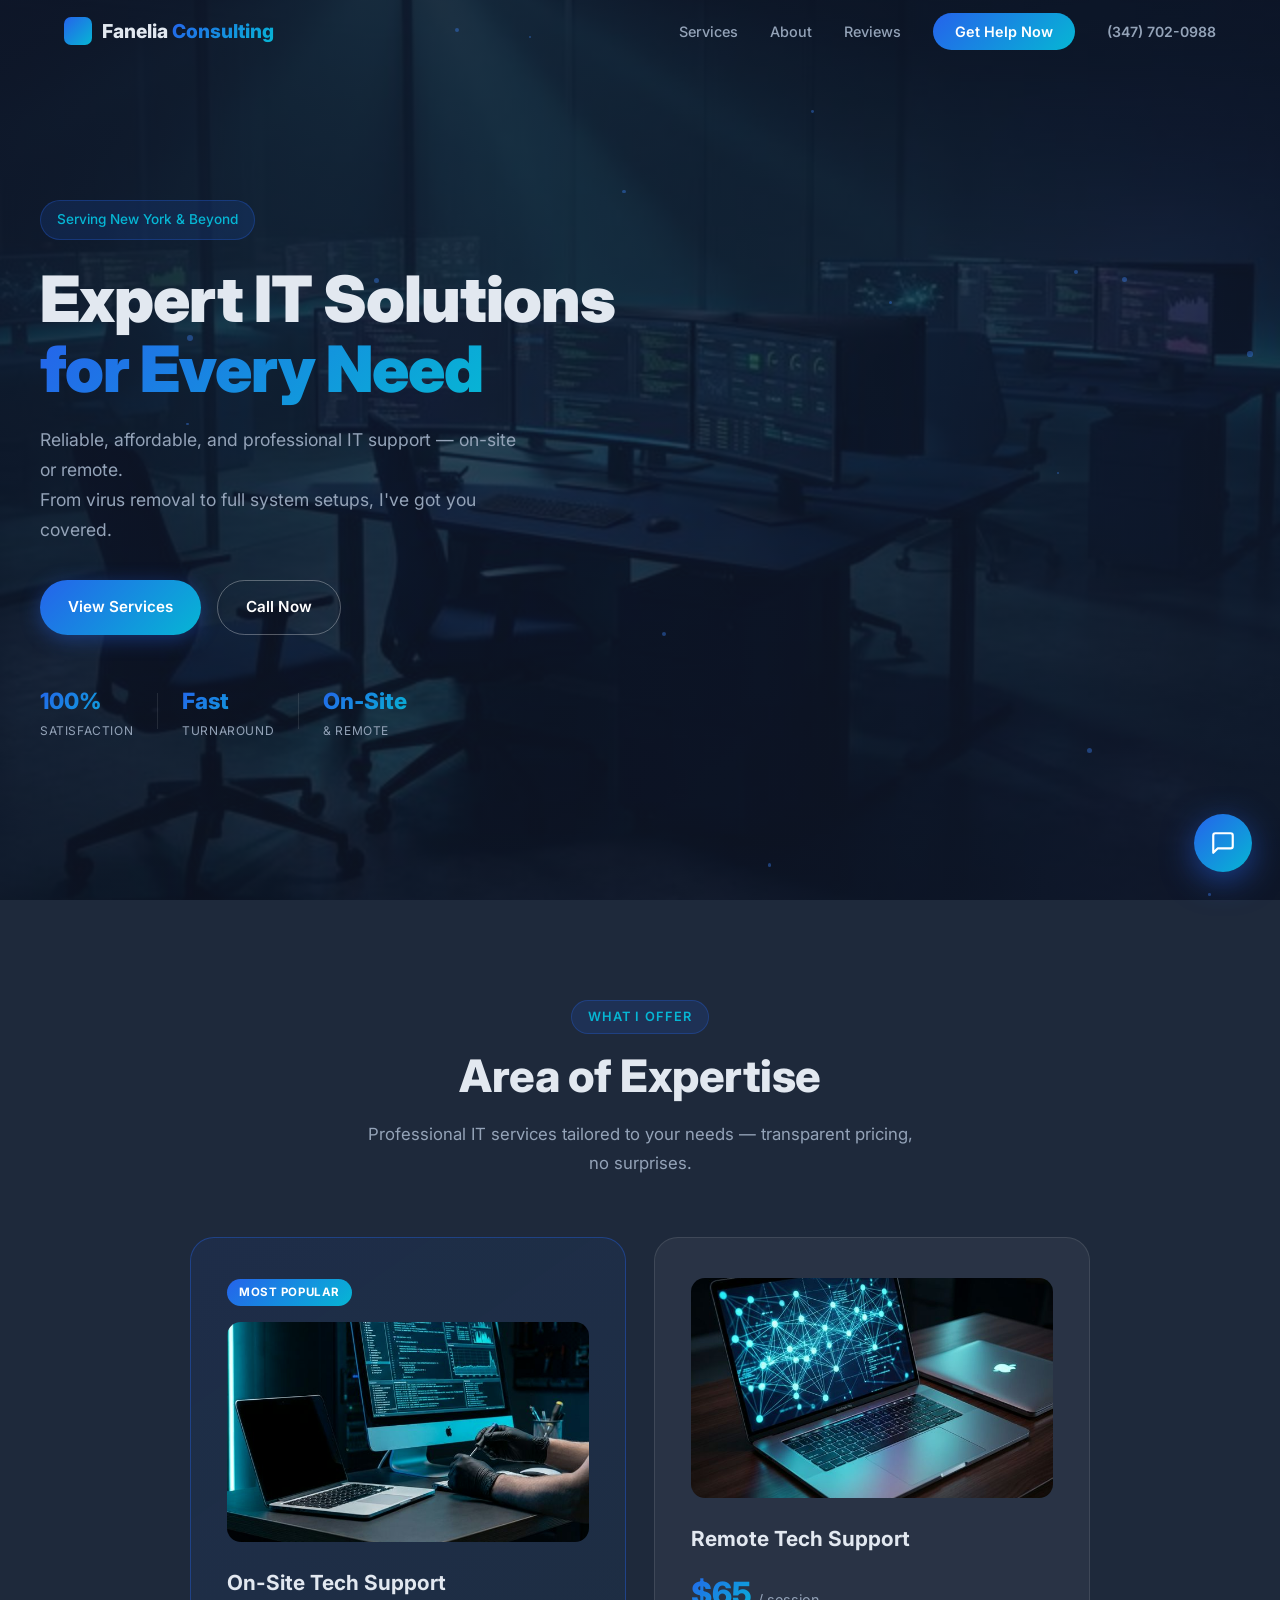
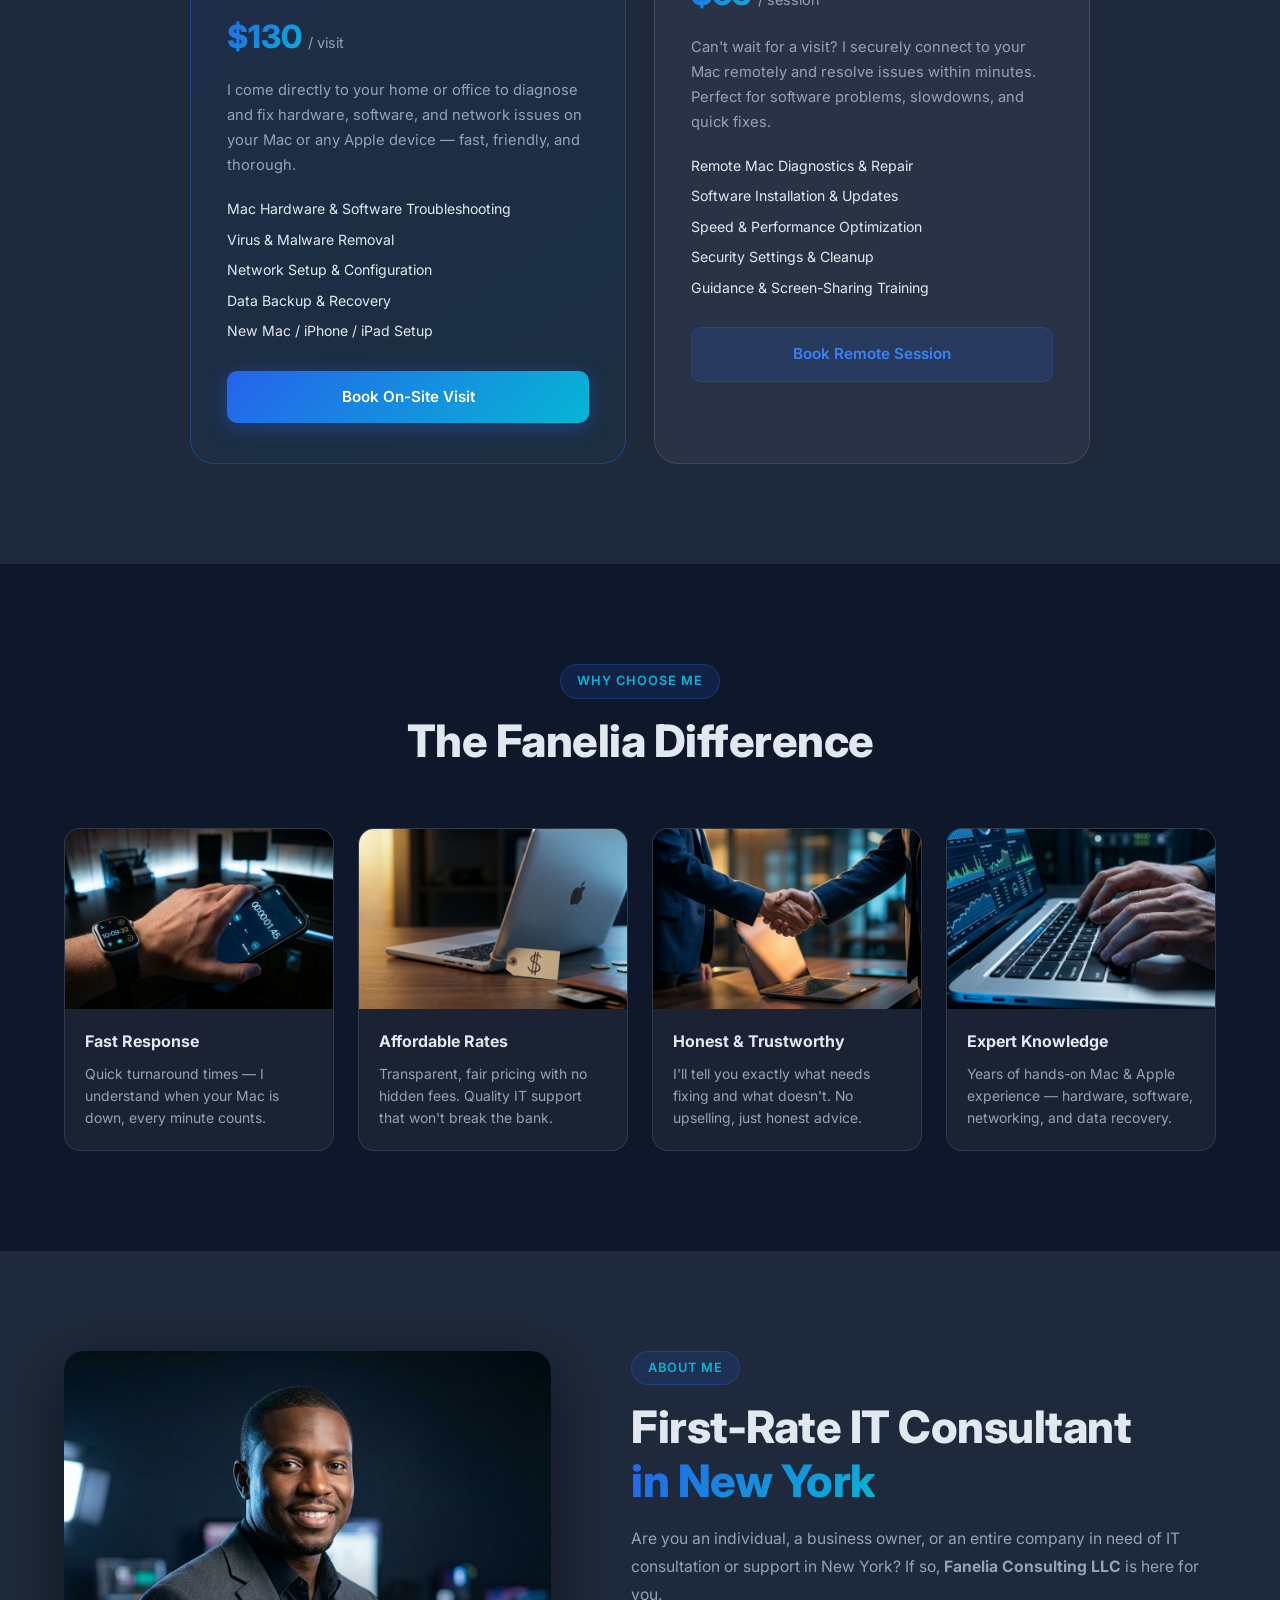
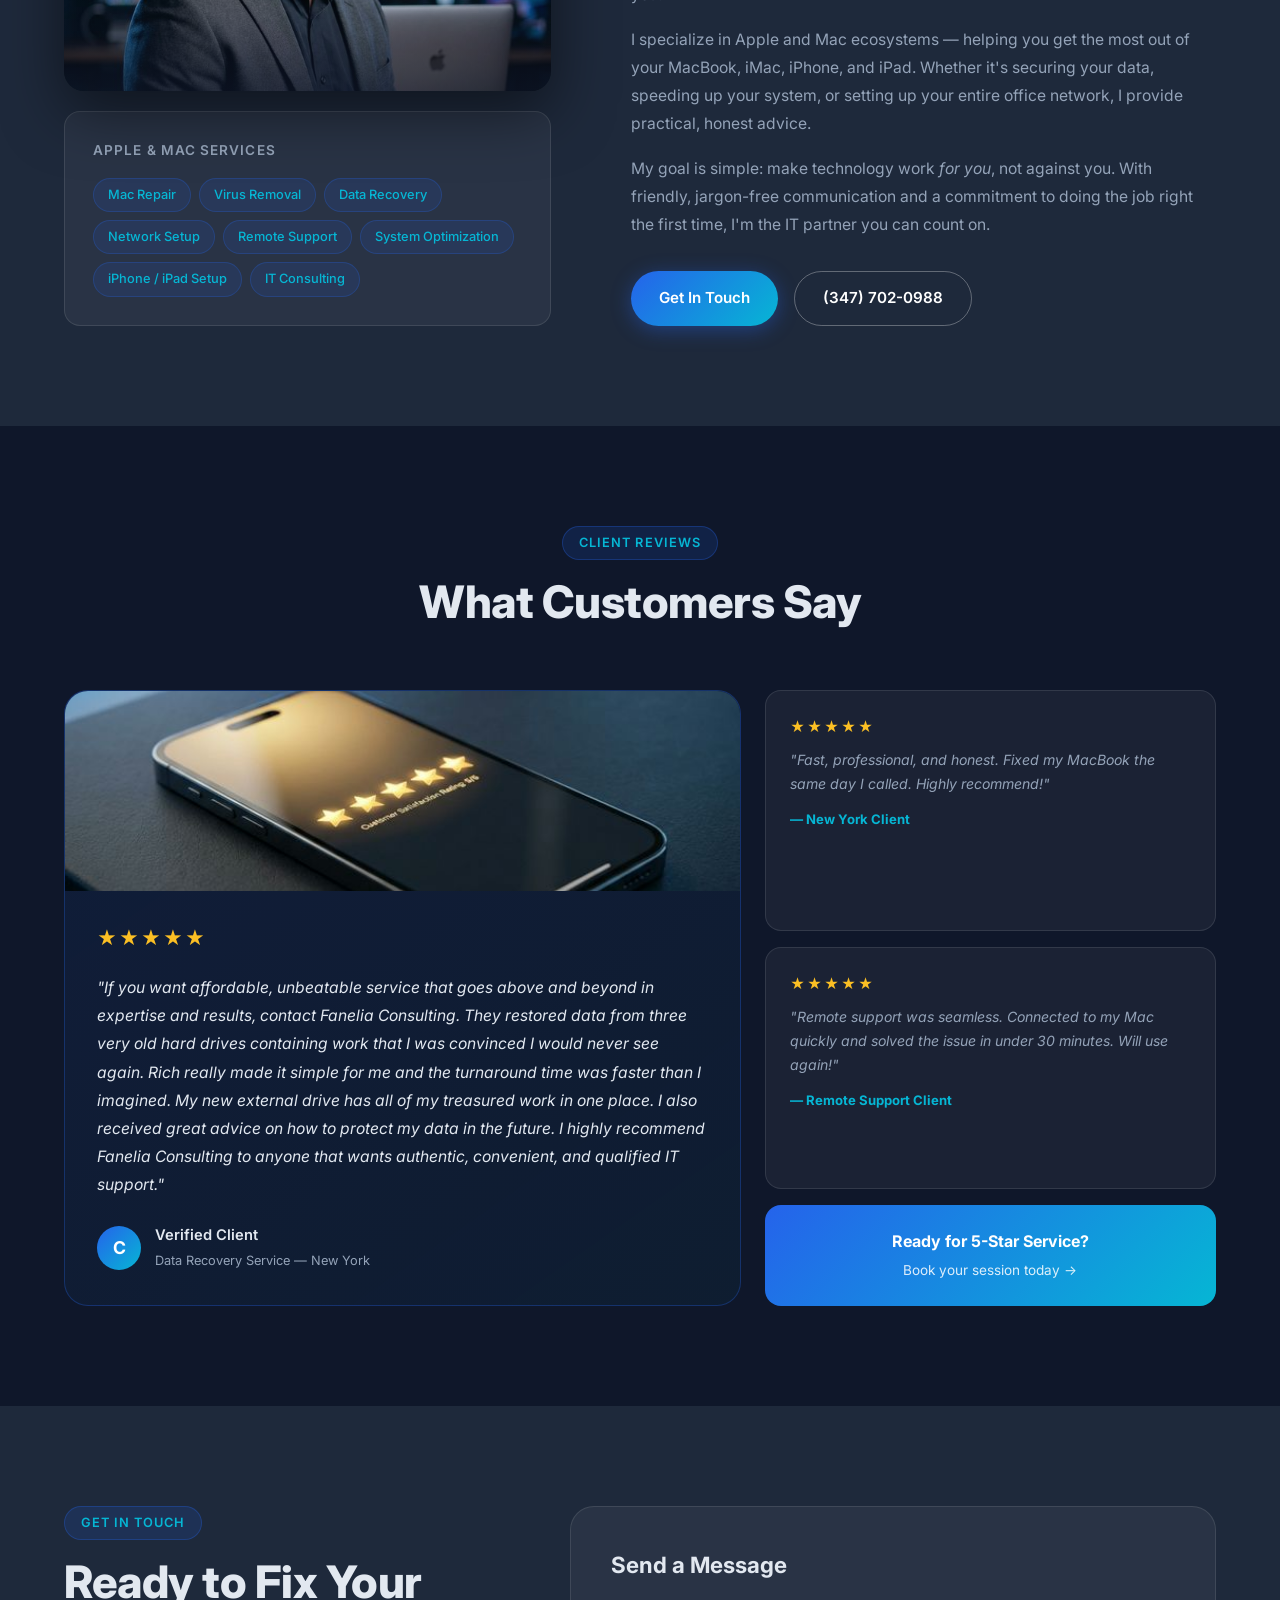
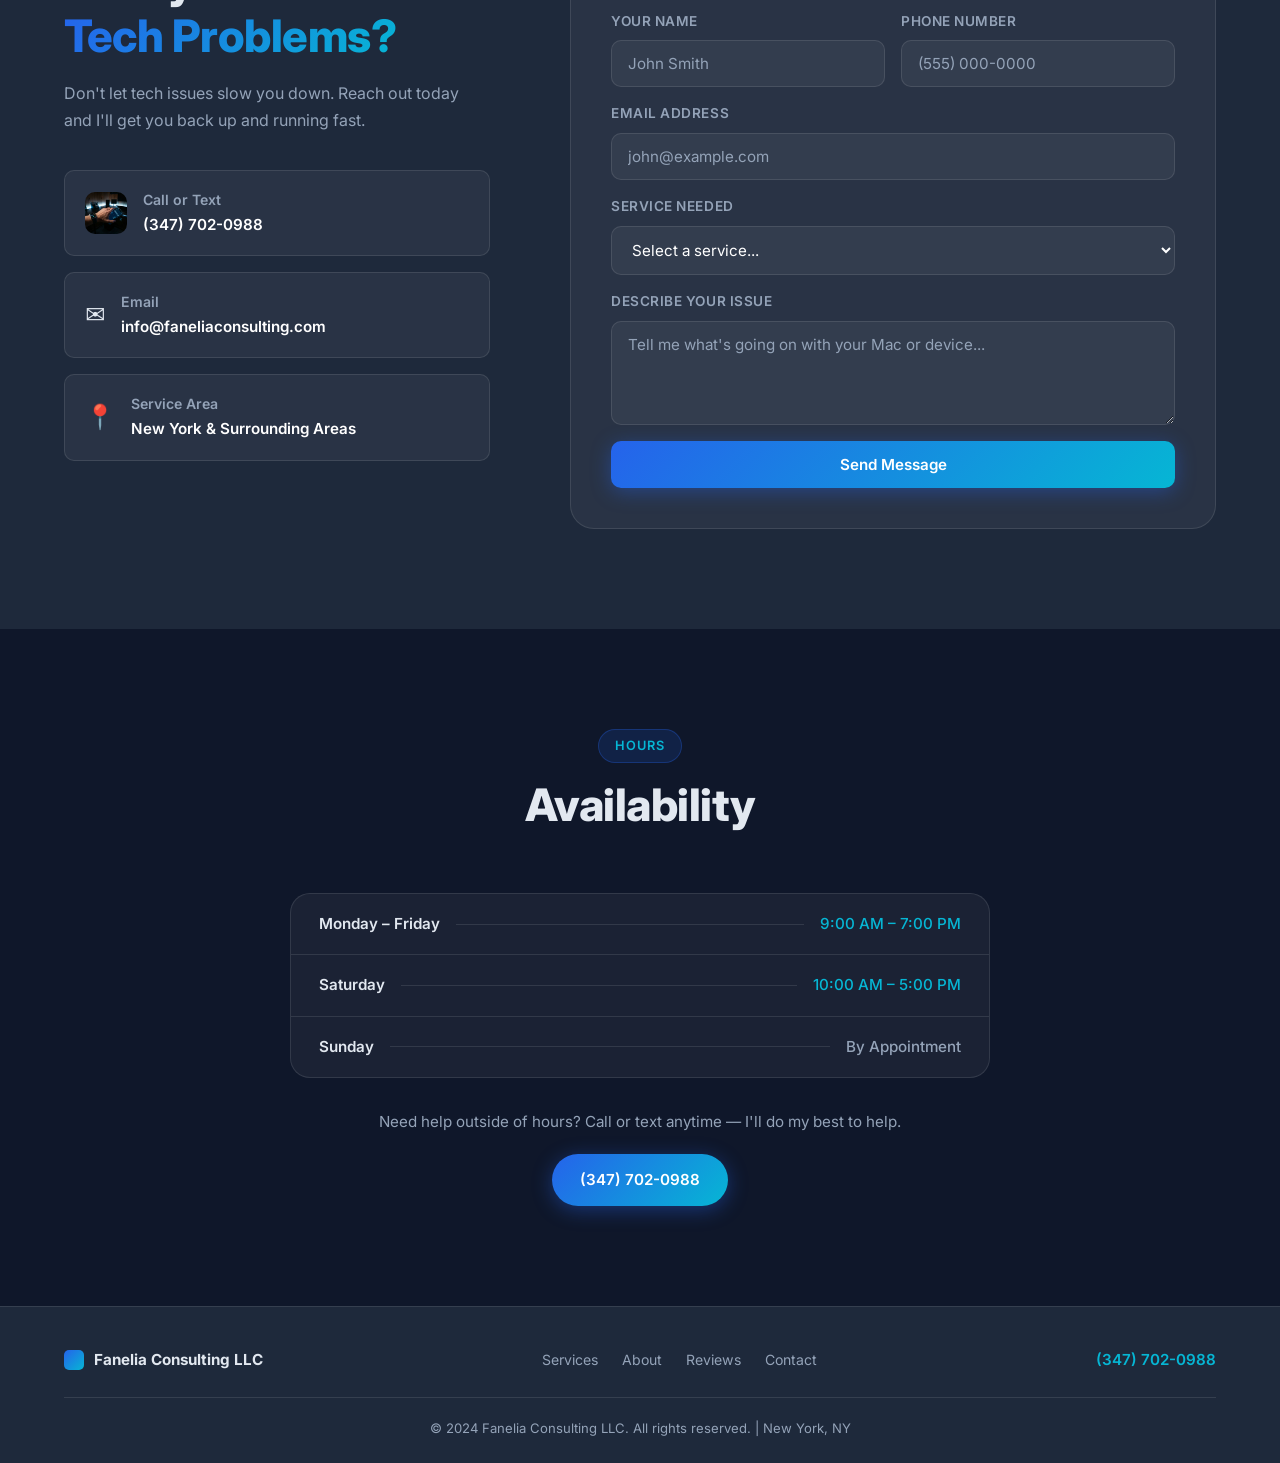
<file: index.html>
<!DOCTYPE html>
<html lang="en">

<head>
  <meta charset="UTF-8" />
  <meta name="viewport" content="width=device-width, initial-scale=1.0" />
  <title>Fanelia Consulting LLC | IT Consultant in New York</title>
  <meta name="description"
    content="Expert IT support for businesses and individuals in New York. On-site and remote tech support — fast, friendly, and affordable. Call (347) 702-0988." />
  <link rel="preconnect" href="https://fonts.googleapis.com" />
  <link rel="preconnect" href="https://fonts.gstatic.com" crossorigin />
  <link href="https://fonts.googleapis.com/css2?family=Inter:wght@300;400;500;600;700;800;900&display=swap"
    rel="stylesheet" />
  <link rel="stylesheet" href="style.css" />
</head>

<body>

  <!-- NAV -->
  <nav id="navbar">
    <div class="nav-container">
      <a href="#" class="nav-logo">
        <div class="logo-mark"></div>
        <span class="logo-text">Fanelia <span class="logo-accent">Consulting</span></span>
      </a>
      <ul class="nav-links">
        <li><a href="#services">Services</a></li>
        <li><a href="#about">About</a></li>
        <li><a href="#testimonials">Reviews</a></li>
        <li><a href="#contact" class="nav-cta">Get Help Now</a></li>
      </ul>
      <div class="nav-phone">
        <a href="tel:+13477020988">(347) 702-0988</a>
      </div>
      <button class="hamburger" id="hamburger" aria-label="Menu">
        <span></span><span></span><span></span>
      </button>
    </div>
    <div class="mobile-menu" id="mobileMenu">
      <a href="#services">Services</a>
      <a href="#about">About</a>
      <a href="#testimonials">Reviews</a>
      <a href="#contact">Get Help Now</a>
      <a href="tel:+13477020988" class="mobile-phone">(347) 702-0988</a>
    </div>
  </nav>

  <!-- HERO -->
  <section id="hero">
    <div class="hero-bg-image">
      <img src="images/hero.png" alt="IT workspace with multiple monitors" />
      <div class="hero-overlay"></div>
    </div>
    <div class="hero-particles" id="particles"></div>
    <div class="hero-inner">
      <div class="hero-content">
        <div class="hero-badge">Serving New York &amp; Beyond</div>
        <h1 class="hero-title">
          Expert IT Solutions<br />
          <span class="gradient-text">for Every Need</span>
        </h1>
        <p class="hero-subtitle">
          Reliable, affordable, and professional IT support — on-site or remote.<br />
          From virus removal to full system setups, I've got you covered.
        </p>
        <div class="hero-actions">
          <a href="#services" class="btn btn-primary">View Services</a>
          <a href="tel:+13477020988" class="btn btn-outline">Call Now</a>
        </div>
        <div class="hero-stats">
          <div class="stat">
            <span class="stat-num">100%</span>
            <span class="stat-label">Satisfaction</span>
          </div>
          <div class="stat-divider"></div>
          <div class="stat">
            <span class="stat-num">Fast</span>
            <span class="stat-label">Turnaround</span>
          </div>
          <div class="stat-divider"></div>
          <div class="stat">
            <span class="stat-num">On-Site</span>
            <span class="stat-label">&amp; Remote</span>
          </div>
        </div>
      </div>
    </div>
  </section>

  <!-- SERVICES -->
  <section id="services">
    <div class="container">
      <div class="section-header">
        <span class="section-tag">What I Offer</span>
        <h2 class="section-title">Area of Expertise</h2>
        <p class="section-subtitle">Professional IT services tailored to your needs — transparent pricing, no surprises.
        </p>
      </div>
      <div class="services-grid">

        <div class="service-card featured">
          <div class="service-badge">Most Popular</div>
          <div class="service-img">
            <img src="images/service-onsite.png" alt="On-site IT tech support with iMac and MacBook" />
          </div>
          <div class="service-body">
            <h3>On-Site Tech Support</h3>
            <div class="service-price">
              <span class="price">$130</span>
              <span class="price-unit">/ visit</span>
            </div>
            <p>I come directly to your home or office to diagnose and fix hardware, software, and network issues on your
              Mac or any Apple device — fast, friendly, and thorough.</p>
            <ul class="service-features">
              <li>Mac Hardware &amp; Software Troubleshooting</li>
              <li>Virus &amp; Malware Removal</li>
              <li>Network Setup &amp; Configuration</li>
              <li>Data Backup &amp; Recovery</li>
              <li>New Mac / iPhone / iPad Setup</li>
            </ul>
            <a href="#contact" class="btn btn-primary service-btn">Book On-Site Visit</a>
          </div>
        </div>

        <div class="service-card">
          <div class="service-img">
            <img src="images/service-remote.png" alt="Remote Mac tech support via MacBook Pro" />
          </div>
          <div class="service-body">
            <h3>Remote Tech Support</h3>
            <div class="service-price">
              <span class="price">$65</span>
              <span class="price-unit">/ session</span>
            </div>
            <p>Can't wait for a visit? I securely connect to your Mac remotely and resolve issues within minutes.
              Perfect for software problems, slowdowns, and quick fixes.</p>
            <ul class="service-features">
              <li>Remote Mac Diagnostics &amp; Repair</li>
              <li>Software Installation &amp; Updates</li>
              <li>Speed &amp; Performance Optimization</li>
              <li>Security Settings &amp; Cleanup</li>
              <li>Guidance &amp; Screen-Sharing Training</li>
            </ul>
            <a href="#contact" class="btn btn-secondary service-btn">Book Remote Session</a>
          </div>
        </div>

      </div>
    </div>
  </section>

  <!-- WHY CHOOSE ME -->
  <section id="why">
    <div class="container">
      <div class="section-header">
        <span class="section-tag">Why Choose Me</span>
        <h2 class="section-title">The Fanelia Difference</h2>
      </div>
      <div class="why-grid">
        <div class="why-card">
          <div class="why-img">
            <img src="images/why-fast.png" alt="iPhone and Apple Watch showing fast response time" />
          </div>
          <h4>Fast Response</h4>
          <p>Quick turnaround times — I understand when your Mac is down, every minute counts.</p>
        </div>
        <div class="why-card">
          <div class="why-img">
            <img src="images/why-affordable.png" alt="MacBook Pro with affordable price tag" />
          </div>
          <h4>Affordable Rates</h4>
          <p>Transparent, fair pricing with no hidden fees. Quality IT support that won't break the bank.</p>
        </div>
        <div class="why-card">
          <div class="why-img">
            <img src="images/why-honest.png" alt="Professional handshake representing trust" />
          </div>
          <h4>Honest &amp; Trustworthy</h4>
          <p>I'll tell you exactly what needs fixing and what doesn't. No upselling, just honest advice.</p>
        </div>
        <div class="why-card">
          <div class="why-img">
            <img src="images/why-expert.png" alt="Expert hands typing on MacBook Pro diagnostics" />
          </div>
          <h4>Expert Knowledge</h4>
          <p>Years of hands-on Mac &amp; Apple experience — hardware, software, networking, and data recovery.</p>
        </div>
      </div>
    </div>
  </section>

  <!-- ABOUT -->
  <section id="about">
    <div class="container">
      <div class="about-layout">
        <div class="about-visual">
          <div class="about-photo-wrap">
            <img src="images/about.png" alt="Fanelia Consulting IT professional with MacBook Pro" class="about-photo" />
            <div class="about-photo-glow"></div>
          </div>
          <div class="about-glow-card">
            <h4>Apple &amp; Mac Services</h4>
            <div class="skill-list">
              <span class="skill-tag">Mac Repair</span>
              <span class="skill-tag">Virus Removal</span>
              <span class="skill-tag">Data Recovery</span>
              <span class="skill-tag">Network Setup</span>
              <span class="skill-tag">Remote Support</span>
              <span class="skill-tag">System Optimization</span>
              <span class="skill-tag">iPhone / iPad Setup</span>
              <span class="skill-tag">IT Consulting</span>
            </div>
          </div>
        </div>
        <div class="about-content">
          <span class="section-tag">About Me</span>
          <h2 class="section-title">First-Rate IT Consultant<br /><span class="gradient-text">in New York</span></h2>
          <p>Are you an individual, a business owner, or an entire company in need of IT consultation or support in New
            York? If so, <strong>Fanelia Consulting LLC</strong> is here for you.</p>
          <p>I specialize in Apple and Mac ecosystems — helping you get the most out of your MacBook, iMac, iPhone, and
            iPad. Whether it's securing your data, speeding up your system, or setting up your entire office network, I
            provide practical, honest advice.</p>
          <p>My goal is simple: make technology work <em>for you</em>, not against you. With friendly, jargon-free
            communication and a commitment to doing the job right the first time, I'm the IT partner you can count on.
          </p>
          <div class="about-actions">
            <a href="#contact" class="btn btn-primary">Get In Touch</a>
            <a href="tel:+13477020988" class="btn btn-outline">(347) 702-0988</a>
          </div>
        </div>
      </div>
    </div>
  </section>

  <!-- TESTIMONIALS -->
  <section id="testimonials">
    <div class="container">
      <div class="section-header">
        <span class="section-tag">Client Reviews</span>
        <h2 class="section-title">What Customers Say</h2>
      </div>
      <div class="testimonials-grid">
        <div class="testimonial-card featured-testimonial">
          <div class="testimonial-img">
            <img src="images/testimonials.png" alt="5-star review on iPhone" />
          </div>
          <div class="testimonial-body">
            <div class="stars">★★★★★</div>
            <p class="testimonial-text">"If you want affordable, unbeatable service that goes above and beyond in
              expertise and results, contact Fanelia Consulting. They restored data from three very old hard drives
              containing work that I was convinced I would never see again. Rich really made it simple for me and the
              turnaround time was faster than I imagined. My new external drive has all of my treasured work in one
              place. I also received great advice on how to protect my data in the future. I highly recommend Fanelia
              Consulting to anyone that wants authentic, convenient, and qualified IT support."</p>
            <div class="testimonial-author">
              <div class="author-avatar-ring">
                <div class="author-initial">C</div>
              </div>
              <div class="author-info">
                <strong>Verified Client</strong>
                <span>Data Recovery Service — New York</span>
              </div>
            </div>
          </div>
        </div>
        <div class="testimonial-side">
          <div class="mini-testimonial">
            <div class="stars small">★★★★★</div>
            <p>"Fast, professional, and honest. Fixed my MacBook the same day I called. Highly recommend!"</p>
            <strong>— New York Client</strong>
          </div>
          <div class="mini-testimonial">
            <div class="stars small">★★★★★</div>
            <p>"Remote support was seamless. Connected to my Mac quickly and solved the issue in under 30 minutes. Will
              use again!"</p>
            <strong>— Remote Support Client</strong>
          </div>
          <a href="#contact" class="cta-testimonial">
            <strong>Ready for 5-Star Service?</strong>
            <span>Book your session today →</span>
          </a>
        </div>
      </div>
    </div>
  </section>

  <!-- CONTACT -->
  <section id="contact">
    <div class="container">
      <div class="contact-layout">
        <div class="contact-info">
          <span class="section-tag">Get In Touch</span>
          <h2 class="section-title">Ready to Fix Your<br /><span class="gradient-text">Tech Problems?</span></h2>
          <p>Don't let tech issues slow you down. Reach out today and I'll get you back up and running fast.</p>
          <div class="contact-methods">
            <a href="tel:+13477020988" class="contact-method">
              <div class="contact-method-icon-img">
                <img src="images/why-fast.png" alt="Call us" />
              </div>
              <div class="contact-method-text">
                <strong>Call or Text</strong>
                <span>(347) 702-0988</span>
              </div>
            </a>
            <a href="mailto:info@faneliaconsulting.com" class="contact-method">
              <div class="contact-method-icon">✉️</div>
              <div class="contact-method-text">
                <strong>Email</strong>
                <span>info@faneliaconsulting.com</span>
              </div>
            </a>
            <div class="contact-method">
              <div class="contact-method-icon">📍</div>
              <div class="contact-method-text">
                <strong>Service Area</strong>
                <span>New York &amp; Surrounding Areas</span>
              </div>
            </div>
          </div>
        </div>
        <div class="contact-form-wrap">
          <form class="contact-form" id="contactForm" onsubmit="handleSubmit(event)">
            <h3>Send a Message</h3>
            <div class="form-row">
              <div class="form-group">
                <label for="name">Your Name</label>
                <input type="text" id="name" placeholder="John Smith" required />
              </div>
              <div class="form-group">
                <label for="phone">Phone Number</label>
                <input type="tel" id="phone" placeholder="(555) 000-0000" />
              </div>
            </div>
            <div class="form-group">
              <label for="email">Email Address</label>
              <input type="email" id="email" placeholder="john@example.com" required />
            </div>
            <div class="form-group">
              <label for="service">Service Needed</label>
              <select id="service">
                <option value="">Select a service...</option>
                <option value="onsite">On-Site Tech Support ($130)</option>
                <option value="remote">Remote Tech Support ($65)</option>
                <option value="other">Other / Not Sure</option>
              </select>
            </div>
            <div class="form-group">
              <label for="message">Describe Your Issue</label>
              <textarea id="message" rows="4"
                placeholder="Tell me what's going on with your Mac or device..."></textarea>
            </div>
            <button type="submit" class="btn btn-primary full-width" id="submitBtn">
              Send Message
            </button>
            <div class="form-success" id="formSuccess" style="display:none">
              Message sent! I'll get back to you shortly.
            </div>
          </form>
        </div>
      </div>
    </div>
  </section>

  <!-- AVAILABILITY -->
  <section id="availability">
    <div class="container">
      <div class="avail-wrap">
        <div class="section-header">
          <span class="section-tag">Hours</span>
          <h2 class="section-title">Availability</h2>
        </div>
        <div class="hours-grid">
          <div class="hours-row">
            <span class="day">Monday – Friday</span>
            <span class="divider"></span>
            <span class="time">9:00 AM – 7:00 PM</span>
          </div>
          <div class="hours-row">
            <span class="day">Saturday</span>
            <span class="divider"></span>
            <span class="time">10:00 AM – 5:00 PM</span>
          </div>
          <div class="hours-row">
            <span class="day">Sunday</span>
            <span class="divider"></span>
            <span class="time closed">By Appointment</span>
          </div>
        </div>
        <div class="avail-cta">
          <p>Need help outside of hours? Call or text anytime — I'll do my best to help.</p>
          <a href="tel:+13477020988" class="btn btn-primary">(347) 702-0988</a>
        </div>
      </div>
    </div>
  </section>

  <!-- FOOTER -->
  <footer>
    <div class="container">
      <div class="footer-top">
        <div class="footer-brand">
          <div class="logo-mark small"></div>
          <span class="footer-name">Fanelia Consulting LLC</span>
        </div>
        <div class="footer-links">
          <a href="#services">Services</a>
          <a href="#about">About</a>
          <a href="#testimonials">Reviews</a>
          <a href="#contact">Contact</a>
        </div>
        <div class="footer-contact">
          <a href="tel:+13477020988">(347) 702-0988</a>
        </div>
      </div>
      <div class="footer-bottom">
        <p>© 2024 Fanelia Consulting LLC. All rights reserved. | New York, NY</p>
      </div>
    </div>
  </footer>

  <script>
    window.addEventListener('scroll', () => {
      const navbar = document.getElementById('navbar');
      if (window.scrollY > 50) navbar.classList.add('scrolled');
      else navbar.classList.remove('scrolled');
    });

    document.getElementById('hamburger').addEventListener('click', () => {
      document.getElementById('mobileMenu').classList.toggle('open');
    });

    document.querySelectorAll('a[href^="#"]').forEach(anchor => {
      anchor.addEventListener('click', function (e) {
        e.preventDefault();
        const target = document.querySelector(this.getAttribute('href'));
        if (target) {
          target.scrollIntoView({ behavior: 'smooth', block: 'start' });
          document.getElementById('mobileMenu').classList.remove('open');
        }
      });
    });

    function handleSubmit(e) {
      e.preventDefault();
      const btn = document.getElementById('submitBtn');
      btn.textContent = 'Sending...';
      btn.disabled = true;
      setTimeout(() => {
        document.getElementById('formSuccess').style.display = 'block';
        document.getElementById('contactForm').reset();
        btn.textContent = 'Send Message';
        btn.disabled = false;
      }, 1200);
    }

    const observer = new IntersectionObserver((entries) => {
      entries.forEach(entry => {
        if (entry.isIntersecting) entry.target.classList.add('visible');
      });
    }, { threshold: 0.1, rootMargin: '0px 0px -50px 0px' });

    document.querySelectorAll('.service-card, .why-card, .testimonial-card, .mini-testimonial, .hours-row, .about-photo-wrap').forEach(el => {
      el.classList.add('animate-on-scroll');
      observer.observe(el);
    });

    const hero = document.getElementById('particles');
    for (let i = 0; i < 18; i++) {
      const dot = document.createElement('div');
      dot.className = 'particle';
      dot.style.left = Math.random() * 100 + '%';
      dot.style.top = Math.random() * 100 + '%';
      dot.style.animationDelay = Math.random() * 5 + 's';
      dot.style.animationDuration = (Math.random() * 8 + 6) + 's';
      dot.style.width = dot.style.height = (Math.random() * 4 + 2) + 'px';
      hero.appendChild(dot);
    }
  </script>

  <!-- ============================================================
       AI CHAT WIDGET — Powered by Google Gemini
       Get a free API key at: https://aistudio.google.com/app/apikey
       Replace YOUR_GEMINI_API_KEY below with your key.
  ============================================================ -->
  <div id="chat-bubble" onclick="toggleChat()" title="Chat with Fanelia AI" aria-label="Open chat">
    <svg width="26" height="26" viewBox="0 0 24 24" fill="none">
      <path d="M21 15a2 2 0 0 1-2 2H7l-4 4V5a2 2 0 0 1 2-2h14a2 2 0 0 1 2 2z" stroke="white" stroke-width="2" stroke-linecap="round" stroke-linejoin="round"/>
    </svg>
    <div id="chat-notify-dot"></div>
  </div>

  <div id="chat-window" aria-live="polite">
    <div id="chat-header">
      <div class="chat-avatar">F</div>
      <div class="chat-header-info">
        <span class="chat-name">Fanelia AI</span>
        <span class="chat-online"><span class="chat-dot"></span>Online now</span>
      </div>
      <button id="chat-close" onclick="toggleChat()" aria-label="Close chat">✕</button>
    </div>
    <div id="chat-messages"></div>
    <div id="chat-input-row">
      <input id="chat-input" type="text" placeholder="Ask about our IT services…" autocomplete="off" maxlength="500" />
      <button id="chat-send" aria-label="Send message">
        <svg width="18" height="18" viewBox="0 0 24 24" fill="none"><line x1="22" y1="2" x2="11" y2="13" stroke="white" stroke-width="2" stroke-linecap="round"/><polygon points="22 2 15 22 11 13 2 9 22 2" stroke="white" stroke-width="2" stroke-linejoin="round" fill="none"/></svg>
      </button>
    </div>
    <p id="chat-powered">Powered by Google Gemini</p>
  </div>

  <script>
    // ── Fanelia AI Chatbot ──────────────────────────────────────
    const _G = atob('QUl6YVN5RDJ6cjJJeEMyQlRUcGdLQi0wTC1yU0g1TWJmbmQyRmZJ');
    const GEMINI_URL = `https://generativelanguage.googleapis.com/v1beta/models/gemini-2.0-flash:generateContent?key=${_G}`;

    const SYSTEM_PROMPT = `You are Fanelia AI, a friendly IT support assistant for Fanelia Consulting LLC in New York.

Services: Mac & Apple repair, virus removal, data recovery, network setup, remote support, system optimization, iPhone/iPad setup, IT consulting.
Pricing: On-Site Tech Support starts at $130/visit. Remote Tech Support starts at $65/session. Transparent pricing, no hidden fees.
Phone: (347) 702-0988
Email: info@faneliaconsulting.com
Hours: Mon–Fri 9am–7pm, Sat 10am–5pm, Sun by appointment. Available remotely anytime.
Area: New York City and remotely nationwide.

Rules:
- Keep all replies SHORT (2–4 sentences max).
- Be warm, helpful, and professional.
- When someone is ready to book or needs urgent help, always end with: "Call us at (347) 702-0988 or click **Get Help Now** above."
- For pricing, refer to the service rates above or say "we'll give you a free estimate."
- You are a live website assistant for faneliaconsulting.com.`;

    let chatOpen = false;
    let chatHistory = [];
    let greeted = false;

    function toggleChat() {
      chatOpen = !chatOpen;
      const win = document.getElementById('chat-window');
      const dot = document.getElementById('chat-notify-dot');
      win.classList.toggle('chat-open', chatOpen);
      dot.style.display = 'none';
      if (chatOpen && !greeted) {
        greeted = true;
        setTimeout(() => addMessage('bot', "Hi! 👋 I'm Fanelia AI. How can I help you with your tech today?"), 300);
      }
      if (chatOpen) {
        setTimeout(() => document.getElementById('chat-input').focus(), 400);
      }
    }

    function escapeHtml(str) {
      const d = document.createElement('div');
      d.textContent = str;
      return d.innerHTML;
    }

    function addMessage(role, text) {
      const msgs = document.getElementById('chat-messages');
      const div = document.createElement('div');
      div.className = `chat-msg chat-msg-${role}`;
      const safe = escapeHtml(text);
      div.innerHTML = safe.replace(/\*\*(.*?)\*\*/g, '<strong>$1</strong>').replace(/\n/g, '<br>');
      msgs.appendChild(div);
      msgs.scrollTop = msgs.scrollHeight;
    }

    function showTyping() {
      const msgs = document.getElementById('chat-messages');
      const div = document.createElement('div');
      div.className = 'chat-msg chat-msg-bot chat-typing';
      div.id = 'chat-typing-ind';
      div.innerHTML = '<span></span><span></span><span></span>';
      msgs.appendChild(div);
      msgs.scrollTop = msgs.scrollHeight;
    }

    function removeTyping() {
      const el = document.getElementById('chat-typing-ind');
      if (el) el.remove();
    }

    async function sendMessage() {
      const input = document.getElementById('chat-input');
      const text = input.value.trim();
      if (!text || text.length > 500) return;
      input.value = '';
      document.getElementById('chat-send').disabled = true;

      addMessage('user', text);
      chatHistory.push({ role: 'user', parts: [{ text }] });
      if (chatHistory.length > 20) chatHistory = chatHistory.slice(-20);
      showTyping();

      try {
        const res = await fetch(GEMINI_URL, {
          method: 'POST',
          headers: { 'Content-Type': 'application/json' },
          body: JSON.stringify({
            system_instruction: { parts: [{ text: SYSTEM_PROMPT }] },
            contents: chatHistory
          })
        });
        const data = await res.json();
        const reply = data?.candidates?.[0]?.content?.parts?.[0]?.text || "I'm having trouble right now. Please call us at (347) 702-0988!";
        chatHistory.push({ role: 'model', parts: [{ text: reply }] });
        removeTyping();
        addMessage('bot', reply);
      } catch {
        removeTyping();
        addMessage('bot', "Sorry, something went wrong. Please call us at <strong>(347) 702-0988</strong>!");
      }
      document.getElementById('chat-send').disabled = false;
    }

    document.getElementById('chat-send').addEventListener('click', sendMessage);
    document.getElementById('chat-input').addEventListener('keydown', e => {
      if (e.key === 'Enter') sendMessage();
    });

    // Show notification dot after 6s if chat is not open
    setTimeout(() => {
      if (!chatOpen) document.getElementById('chat-notify-dot').style.display = 'block';
    }, 6000);
  </script>
</body>

</html>
</file>
<file: style.css>
/* ===== RESET & BASE ===== */
*,
*::before,
*::after {
  box-sizing: border-box;
  margin: 0;
  padding: 0;
}

img {
  display: block;
  max-width: 100%;
}

:root {
  --primary: #2563eb;
  --primary-dark: #1d4ed8;
  --primary-light: #3b82f6;
  --accent: #06b6d4;
  --dark: #0f172a;
  --dark-2: #1e293b;
  --dark-3: #334155;
  --text: #e2e8f0;
  --text-muted: #94a3b8;
  --white: #ffffff;
  --glass: rgba(255, 255, 255, 0.05);
  --glass-border: rgba(255, 255, 255, 0.1);
  --gradient: linear-gradient(135deg, #2563eb, #06b6d4);
  --gradient-soft: linear-gradient(135deg, rgba(37, 99, 235, 0.15), rgba(6, 182, 212, 0.15));
  --shadow: 0 20px 60px rgba(0, 0, 0, 0.4);
  --shadow-sm: 0 4px 20px rgba(0, 0, 0, 0.2);
  --radius: 16px;
  --radius-sm: 10px;
  --transition: all 0.3s cubic-bezier(0.4, 0, 0.2, 1);
}

html {
  scroll-behavior: smooth;
}

body {
  font-family: 'Inter', system-ui, sans-serif;
  background: var(--dark);
  color: var(--text);
  overflow-x: hidden;
  line-height: 1.6;
}

a {
  text-decoration: none;
  color: inherit;
}

ul {
  list-style: none;
}

.container {
  max-width: 1200px;
  margin: 0 auto;
  padding: 0 24px;
}

/* ===== GRADIENT TEXT ===== */
.gradient-text {
  background: var(--gradient);
  -webkit-background-clip: text;
  -webkit-text-fill-color: transparent;
  background-clip: text;
}

/* ===== BUTTONS ===== */
.btn {
  display: inline-flex;
  align-items: center;
  gap: 8px;
  padding: 14px 28px;
  border-radius: 50px;
  font-family: 'Inter', sans-serif;
  font-size: 0.95rem;
  font-weight: 600;
  cursor: pointer;
  transition: var(--transition);
  border: none;
  white-space: nowrap;
}

.btn-primary {
  background: var(--gradient);
  color: var(--white);
  box-shadow: 0 4px 20px rgba(37, 99, 235, 0.4);
}

.btn-primary:hover {
  transform: translateY(-2px);
  box-shadow: 0 8px 30px rgba(37, 99, 235, 0.6);
}

.btn-secondary {
  background: rgba(37, 99, 235, 0.15);
  color: var(--primary-light);
  border: 1px solid rgba(37, 99, 235, 0.3);
}

.btn-secondary:hover {
  background: rgba(37, 99, 235, 0.25);
  transform: translateY(-2px);
}

.btn-outline {
  background: transparent;
  color: var(--white);
  border: 1.5px solid rgba(255, 255, 255, 0.3);
}

.btn-outline:hover {
  background: rgba(255, 255, 255, 0.08);
  border-color: rgba(255, 255, 255, 0.5);
  transform: translateY(-2px);
}

.full-width {
  width: 100%;
  justify-content: center;
  border-radius: var(--radius-sm);
}

/* ===== NAV ===== */
#navbar {
  position: fixed;
  top: 0;
  left: 0;
  right: 0;
  z-index: 1000;
  padding: 16px 0;
  transition: var(--transition);
}

#navbar.scrolled {
  background: rgba(15, 23, 42, 0.95);
  backdrop-filter: blur(20px);
  border-bottom: 1px solid var(--glass-border);
  padding: 12px 0;
  box-shadow: 0 4px 30px rgba(0, 0, 0, 0.3);
}

.nav-container {
  max-width: 1200px;
  margin: 0 auto;
  padding: 0 24px;
  display: flex;
  align-items: center;
  gap: 32px;
}

.nav-logo {
  display: flex;
  align-items: center;
  gap: 10px;
  font-size: 1.2rem;
  font-weight: 800;
  flex-shrink: 0;
}

.logo-icon {
  font-size: 1.4rem;
}

.logo-accent {
  background: var(--gradient);
  -webkit-background-clip: text;
  -webkit-text-fill-color: transparent;
  background-clip: text;
}

.nav-links {
  display: flex;
  align-items: center;
  gap: 32px;
  margin-left: auto;
}

.nav-links a {
  font-size: 0.9rem;
  font-weight: 500;
  color: var(--text-muted);
  transition: var(--transition);
}

.nav-links a:hover {
  color: var(--white);
}

.nav-cta {
  padding: 10px 22px;
  background: var(--gradient);
  color: var(--white) !important;
  border-radius: 50px;
  font-weight: 600 !important;
}

.nav-cta:hover {
  transform: translateY(-1px);
  box-shadow: 0 4px 15px rgba(37, 99, 235, 0.4);
}

.nav-phone a {
  font-size: 0.88rem;
  font-weight: 600;
  color: var(--text-muted);
  transition: var(--transition);
  white-space: nowrap;
}

.nav-phone a:hover {
  color: var(--accent);
}

.hamburger {
  display: none;
  flex-direction: column;
  gap: 5px;
  background: none;
  border: none;
  cursor: pointer;
  padding: 4px;
  margin-left: auto;
}

.hamburger span {
  display: block;
  width: 24px;
  height: 2px;
  background: var(--white);
  border-radius: 2px;
  transition: var(--transition);
}

.mobile-menu {
  display: none;
  flex-direction: column;
  padding: 16px 24px 24px;
  background: var(--dark-2);
  border-top: 1px solid var(--glass-border);
}

.mobile-menu.open {
  display: flex;
}

.mobile-menu a {
  padding: 12px 0;
  font-weight: 500;
  color: var(--text);
  border-bottom: 1px solid var(--glass-border);
}

.mobile-menu a:last-child {
  border-bottom: none;
}

.mobile-phone {
  color: var(--accent) !important;
}

/* ===== HERO ===== */
#hero {
  min-height: 100vh;
  display: flex;
  align-items: center;
  position: relative;
  overflow: hidden;
  padding: 120px 40px 80px;
}

.hero-bg-image {
  position: absolute;
  inset: 0;
  z-index: 0;
}

.hero-bg-image img {
  width: 100%;
  height: 100%;
  object-fit: cover;
  object-position: center;
}

.hero-overlay {
  position: absolute;
  inset: 0;
  background: linear-gradient(135deg,
      rgba(15, 23, 42, 0.92) 0%,
      rgba(15, 23, 42, 0.75) 50%,
      rgba(15, 23, 42, 0.88) 100%);
}

.hero-inner {
  position: relative;
  z-index: 2;
  max-width: 1200px;
  margin: 0 auto;
  width: 100%;
}

.hero-particles {
  position: absolute;
  inset: 0;
  pointer-events: none;
}

.particle {
  position: absolute;
  border-radius: 50%;
  background: rgba(59, 130, 246, 0.4);
  animation: float-particle linear infinite;
}

@keyframes float-particle {
  0% {
    transform: translateY(0px) scale(1);
    opacity: 0.6;
  }

  50% {
    transform: translateY(-30px) scale(1.2);
    opacity: 0.3;
  }

  100% {
    transform: translateY(0px) scale(1);
    opacity: 0.6;
  }
}

.hero-content {
  width: 100%;
  max-width: 700px;
}

.hero-badge {
  display: inline-flex;
  align-items: center;
  gap: 8px;
  padding: 8px 16px;
  background: rgba(37, 99, 235, 0.15);
  border: 1px solid rgba(37, 99, 235, 0.3);
  border-radius: 50px;
  font-size: 0.85rem;
  font-weight: 500;
  color: var(--accent);
  margin-bottom: 24px;
  width: fit-content;
}

.hero-title {
  font-size: clamp(2.5rem, 5vw, 4rem);
  font-weight: 900;
  line-height: 1.1;
  margin-bottom: 20px;
  letter-spacing: -1px;
}

.hero-subtitle {
  font-size: 1.1rem;
  color: var(--text-muted);
  line-height: 1.7;
  margin-bottom: 36px;
  max-width: 480px;
}

.hero-actions {
  display: flex;
  gap: 16px;
  margin-bottom: 48px;
  flex-wrap: wrap;
}

.hero-stats {
  display: flex;
  align-items: center;
  gap: 24px;
}

.stat {
  display: flex;
  flex-direction: column;
  gap: 2px;
}

.stat-num {
  font-size: 1.4rem;
  font-weight: 800;
  background: var(--gradient);
  -webkit-background-clip: text;
  -webkit-text-fill-color: transparent;
  background-clip: text;
}

.stat-label {
  font-size: 0.75rem;
  color: var(--text-muted);
  text-transform: uppercase;
  letter-spacing: 0.05em;
}

.stat-divider {
  width: 1px;
  height: 36px;
  background: var(--glass-border);
}

/* Logo mark */
.logo-mark {
  width: 28px;
  height: 28px;
  background: var(--gradient);
  border-radius: 7px;
  flex-shrink: 0;
}

.logo-mark.small {
  width: 20px;
  height: 20px;
  border-radius: 5px;
}

@keyframes float {

  0%,
  100% {
    transform: translateY(0);
  }

  50% {
    transform: translateY(-10px);
  }
}

/* ===== SECTION COMMON ===== */
section {
  padding: 100px 0;
}

.section-header {
  text-align: center;
  margin-bottom: 60px;
}

.section-tag {
  display: inline-block;
  padding: 6px 16px;
  background: rgba(37, 99, 235, 0.15);
  border: 1px solid rgba(37, 99, 235, 0.3);
  border-radius: 50px;
  font-size: 0.8rem;
  font-weight: 600;
  color: var(--accent);
  text-transform: uppercase;
  letter-spacing: 0.08em;
  margin-bottom: 16px;
}

.section-title {
  font-size: clamp(1.8rem, 3.5vw, 2.8rem);
  font-weight: 800;
  line-height: 1.2;
  margin-bottom: 16px;
  letter-spacing: -0.5px;
}

.section-subtitle {
  font-size: 1.05rem;
  color: var(--text-muted);
  max-width: 560px;
  margin: 0 auto;
  line-height: 1.7;
}

/* ===== SERVICES ===== */
#services {
  background: var(--dark-2);
}

.services-grid {
  display: grid;
  grid-template-columns: 1fr 1fr;
  gap: 28px;
  max-width: 900px;
  margin: 0 auto;
}

.service-card {
  background: var(--glass);
  border: 1px solid var(--glass-border);
  border-radius: 24px;
  padding: 40px 36px;
  position: relative;
  transition: var(--transition);
  overflow: hidden;
}

.service-card::before {
  content: '';
  position: absolute;
  inset: 0;
  background: var(--gradient-soft);
  opacity: 0;
  transition: var(--transition);
  border-radius: inherit;
}

.service-card:hover {
  transform: translateY(-6px);
  border-color: rgba(37, 99, 235, 0.4);
  box-shadow: var(--shadow);
}

.service-card:hover::before {
  opacity: 1;
}

.service-card>* {
  position: relative;
  z-index: 1;
}

.service-card.featured {
  border-color: rgba(37, 99, 235, 0.4);
  background: linear-gradient(145deg, rgba(37, 99, 235, 0.08), rgba(6, 182, 212, 0.04));
}

.service-badge {
  display: inline-block;
  padding: 4px 12px;
  background: var(--gradient);
  border-radius: 50px;
  font-size: 0.72rem;
  font-weight: 700;
  text-transform: uppercase;
  letter-spacing: 0.05em;
  color: white;
  margin-bottom: 16px;
}

/* Service Image */
.service-img {
  width: 100%;
  height: 220px;
  overflow: hidden;
  border-radius: 14px;
  margin-bottom: 24px;
  position: relative;
}

.service-img img {
  width: 100%;
  height: 100%;
  object-fit: cover;
  object-position: center;
  transition: transform 0.5s ease;
}

.service-card:hover .service-img img {
  transform: scale(1.05);
}



.service-card h3 {
  font-size: 1.3rem;
  font-weight: 700;
  margin-bottom: 12px;
}

.service-price {
  display: flex;
  align-items: baseline;
  gap: 6px;
  margin-bottom: 16px;
}

.price {
  font-size: 2rem;
  font-weight: 800;
  background: var(--gradient);
  -webkit-background-clip: text;
  -webkit-text-fill-color: transparent;
  background-clip: text;
}

.price-unit {
  font-size: 0.9rem;
  color: var(--text-muted);
}

.service-card p {
  color: var(--text-muted);
  font-size: 0.92rem;
  line-height: 1.7;
  margin-bottom: 20px;
}

.service-features {
  display: flex;
  flex-direction: column;
  gap: 8px;
  margin-bottom: 28px;
}

.service-features li {
  font-size: 0.88rem;
  color: var(--text);
  display: flex;
  align-items: center;
  gap: 8px;
}

.service-btn {
  width: 100%;
  justify-content: center;
  border-radius: var(--radius-sm);
}

/* ===== WHY ===== */
#why {
  background: var(--dark);
}

.why-grid {
  display: grid;
  grid-template-columns: repeat(4, 1fr);
  gap: 24px;
}

.why-card {
  background: var(--glass);
  border: 1px solid var(--glass-border);
  border-radius: var(--radius);
  overflow: hidden;
  transition: var(--transition);
}

.why-card:hover {
  transform: translateY(-6px);
  border-color: rgba(37, 99, 235, 0.4);
  box-shadow: var(--shadow);
}

/* Why Card Image */
.why-img {
  width: 100%;
  height: 180px;
  overflow: hidden;
  position: relative;
}

.why-img img {
  width: 100%;
  height: 100%;
  object-fit: cover;
  object-position: center;
  transition: transform 0.5s ease;
}

.why-card:hover .why-img img {
  transform: scale(1.08);
}

.why-card h4 {
  font-size: 1rem;
  font-weight: 700;
  margin: 20px 20px 8px;
}

.why-card p {
  font-size: 0.87rem;
  color: var(--text-muted);
  line-height: 1.6;
  margin: 0 20px 20px;
}

/* ===== ABOUT ===== */
#about {
  background: var(--dark-2);
}

.about-layout {
  display: grid;
  grid-template-columns: 1fr 1.2fr;
  gap: 80px;
  align-items: center;
}

.about-visual {
  display: flex;
  flex-direction: column;
  gap: 20px;
}

/* About Photo */
.about-photo-wrap {
  position: relative;
  border-radius: 20px;
  overflow: hidden;
  box-shadow: 0 20px 60px rgba(0, 0, 0, 0.5);
}

.about-photo {
  width: 100%;
  height: 340px;
  object-fit: cover;
  object-position: center top;
  display: block;
  transition: transform 0.5s ease;
}

.about-photo-wrap:hover .about-photo {
  transform: scale(1.03);
}

.about-photo-glow {
  position: absolute;
  bottom: 0;
  left: 0;
  right: 0;
  height: 40%;
  background: linear-gradient(to top, rgba(15, 23, 42, 0.7), transparent);
  pointer-events: none;
}

.about-glow-card {
  background: var(--glass);
  border: 1px solid var(--glass-border);
  border-radius: var(--radius);
  padding: 28px;
}

.about-glow-card h4 {
  font-size: 0.85rem;
  font-weight: 600;
  text-transform: uppercase;
  letter-spacing: 0.08em;
  color: var(--text-muted);
  margin-bottom: 16px;
}

.skill-list {
  display: flex;
  flex-wrap: wrap;
  gap: 8px;
}

.skill-tag {
  padding: 6px 14px;
  background: rgba(37, 99, 235, 0.12);
  border: 1px solid rgba(37, 99, 235, 0.25);
  border-radius: 50px;
  font-size: 0.8rem;
  font-weight: 500;
  color: var(--accent);
  transition: var(--transition);
}

.skill-tag:hover {
  background: rgba(37, 99, 235, 0.25);
}

.about-content p {
  color: var(--text-muted);
  font-size: 0.98rem;
  line-height: 1.8;
  margin-bottom: 16px;
}

.about-actions {
  display: flex;
  gap: 16px;
  flex-wrap: wrap;
  margin-top: 32px;
}

/* ===== TESTIMONIALS ===== */
#testimonials {
  background: var(--dark);
}

.testimonials-grid {
  display: grid;
  grid-template-columns: 1.5fr 1fr;
  gap: 24px;
}

.testimonial-card {
  background: var(--glass);
  border: 1px solid var(--glass-border);
  border-radius: 24px;
  overflow: hidden;
  transition: var(--transition);
}

.testimonial-card:hover {
  border-color: rgba(37, 99, 235, 0.3);
  transform: translateY(-4px);
}

.featured-testimonial {
  border-color: rgba(37, 99, 235, 0.3);
  background: linear-gradient(145deg, rgba(37, 99, 235, 0.08), rgba(6, 182, 212, 0.04));
}

/* Testimonial Image */
.testimonial-img {
  width: 100%;
  height: 200px;
  overflow: hidden;
  position: relative;
}

.testimonial-img img {
  width: 100%;
  height: 100%;
  object-fit: cover;
  object-position: center;
  transition: transform 0.5s ease;
}

.testimonial-card:hover .testimonial-img img {
  transform: scale(1.04);
}

.testimonial-body {
  padding: 32px;
}

.stars {
  color: #fbbf24;
  font-size: 1.2rem;
  margin-bottom: 20px;
  letter-spacing: 2px;
}

.stars.small {
  font-size: 0.9rem;
  margin-bottom: 10px;
}

.testimonial-text {
  font-size: 0.98rem;
  color: var(--text);
  line-height: 1.8;
  font-style: italic;
  margin-bottom: 24px;
}

.testimonial-author {
  display: flex;
  align-items: center;
  gap: 14px;
}

.author-avatar-ring {
  width: 44px;
  height: 44px;
  background: var(--gradient);
  border-radius: 50%;
  display: flex;
  align-items: center;
  justify-content: center;
  flex-shrink: 0;
}

.author-initial {
  font-size: 1.1rem;
  font-weight: 700;
  color: white;
}

.author-info strong {
  display: block;
  font-weight: 600;
  font-size: 0.92rem;
}

.author-info span {
  font-size: 0.8rem;
  color: var(--text-muted);
}

.testimonial-side {
  display: flex;
  flex-direction: column;
  gap: 16px;
}

.mini-testimonial {
  background: var(--glass);
  border: 1px solid var(--glass-border);
  border-radius: 16px;
  padding: 24px;
  transition: var(--transition);
  flex: 1;
}

.mini-testimonial:hover {
  border-color: rgba(37, 99, 235, 0.3);
  transform: translateY(-2px);
}

.mini-testimonial p {
  font-size: 0.88rem;
  color: var(--text-muted);
  line-height: 1.7;
  margin-bottom: 10px;
  font-style: italic;
}

.mini-testimonial strong {
  font-size: 0.82rem;
  color: var(--accent);
}

.cta-testimonial {
  background: var(--gradient);
  border-radius: 16px;
  padding: 24px;
  display: flex;
  flex-direction: column;
  align-items: center;
  text-align: center;
  gap: 6px;
  cursor: pointer;
  transition: var(--transition);
  text-decoration: none;
  color: white;
}

.cta-testimonial:hover {
  transform: translateY(-2px);
  box-shadow: 0 8px 24px rgba(37, 99, 235, 0.4);
}

.cta-testimonial strong {
  font-size: 1rem;
}

.cta-testimonial span {
  font-size: 0.85rem;
  opacity: 0.85;
}

/* ===== CONTACT ===== */
#contact {
  background: var(--dark-2);
}

.contact-layout {
  display: grid;
  grid-template-columns: 1fr 1.2fr;
  gap: 80px;
  align-items: start;
}

.contact-info p {
  color: var(--text-muted);
  font-size: 1rem;
  line-height: 1.7;
  margin-bottom: 36px;
}

.contact-methods {
  display: flex;
  flex-direction: column;
  gap: 16px;
}

.contact-method {
  display: flex;
  align-items: center;
  gap: 16px;
  padding: 18px 20px;
  background: var(--glass);
  border: 1px solid var(--glass-border);
  border-radius: var(--radius-sm);
  transition: var(--transition);
}

.contact-method:hover {
  border-color: rgba(37, 99, 235, 0.4);
  background: rgba(37, 99, 235, 0.05);
  transform: translateX(4px);
}

.contact-method-icon {
  font-size: 1.5rem;
}

.contact-method-icon-img {
  width: 42px;
  height: 42px;
  border-radius: 10px;
  overflow: hidden;
  flex-shrink: 0;
}

.contact-method-icon-img img {
  width: 100%;
  height: 100%;
  object-fit: cover;
}

.contact-method-text strong {
  display: block;
  font-size: 0.88rem;
  font-weight: 600;
  color: var(--text-muted);
}

.contact-method-text span {
  font-size: 0.95rem;
  font-weight: 600;
  color: var(--white);
}

.contact-form-wrap {
  background: var(--glass);
  border: 1px solid var(--glass-border);
  border-radius: 24px;
  padding: 40px;
}

.contact-form h3 {
  font-size: 1.4rem;
  font-weight: 700;
  margin-bottom: 28px;
}

.form-row {
  display: grid;
  grid-template-columns: 1fr 1fr;
  gap: 16px;
}

.form-group {
  display: flex;
  flex-direction: column;
  gap: 8px;
  margin-bottom: 16px;
}

.form-group label {
  font-size: 0.85rem;
  font-weight: 600;
  color: var(--text-muted);
  text-transform: uppercase;
  letter-spacing: 0.04em;
}

.form-group input,
.form-group select,
.form-group textarea {
  background: rgba(255, 255, 255, 0.05);
  border: 1.5px solid var(--glass-border);
  border-radius: var(--radius-sm);
  padding: 13px 16px;
  color: var(--white);
  font-family: 'Inter', sans-serif;
  font-size: 0.95rem;
  transition: var(--transition);
  outline: none;
}

.form-group input::placeholder,
.form-group textarea::placeholder {
  color: var(--text-muted);
}

.form-group select option {
  background: var(--dark-2);
  color: var(--white);
}

.form-group input:focus,
.form-group select:focus,
.form-group textarea:focus {
  border-color: var(--primary);
  background: rgba(37, 99, 235, 0.08);
}

.form-group textarea {
  resize: vertical;
  min-height: 100px;
}

.form-success {
  margin-top: 16px;
  padding: 14px;
  background: rgba(74, 222, 128, 0.1);
  border: 1px solid rgba(74, 222, 128, 0.3);
  border-radius: var(--radius-sm);
  color: #4ade80;
  text-align: center;
  font-size: 0.9rem;
  font-weight: 500;
}

/* ===== AVAILABILITY ===== */
#availability {
  background: var(--dark);
}

.avail-wrap {
  max-width: 700px;
  margin: 0 auto;
  text-align: center;
}

.hours-grid {
  background: var(--glass);
  border: 1px solid var(--glass-border);
  border-radius: 20px;
  overflow: hidden;
  margin-bottom: 32px;
}

.hours-row {
  display: flex;
  align-items: center;
  padding: 18px 28px;
  gap: 16px;
  border-bottom: 1px solid var(--glass-border);
  transition: var(--transition);
}

.hours-row:last-child {
  border-bottom: none;
}

.hours-row:hover {
  background: rgba(37, 99, 235, 0.05);
}

.day {
  font-weight: 600;
  font-size: 0.95rem;
}

.divider {
  flex: 1;
  height: 1px;
  background: var(--glass-border);
}

.time {
  font-weight: 500;
  font-size: 0.95rem;
  color: var(--accent);
}

.time.closed {
  color: var(--text-muted);
}

.avail-cta p {
  color: var(--text-muted);
  font-size: 0.95rem;
  margin-bottom: 20px;
}

/* ===== FOOTER ===== */
footer {
  background: var(--dark-2);
  border-top: 1px solid var(--glass-border);
  padding: 40px 0 24px;
}

.footer-top {
  display: flex;
  align-items: center;
  justify-content: space-between;
  margin-bottom: 24px;
  flex-wrap: wrap;
  gap: 20px;
}

.footer-brand {
  display: flex;
  align-items: center;
  gap: 10px;
  font-weight: 700;
  font-size: 1rem;
}

.footer-name {
  font-size: 0.95rem;
}

.footer-links {
  display: flex;
  gap: 24px;
}

.footer-links a {
  font-size: 0.88rem;
  color: var(--text-muted);
  transition: var(--transition);
}

.footer-links a:hover {
  color: var(--white);
}

.footer-contact a {
  font-size: 0.95rem;
  font-weight: 600;
  color: var(--accent);
}

.footer-bottom {
  padding-top: 20px;
  border-top: 1px solid var(--glass-border);
}

.footer-bottom p {
  font-size: 0.82rem;
  color: var(--text-muted);
  text-align: center;
}

/* ===== ANIMATIONS ===== */
.animate-on-scroll {
  opacity: 0;
  transform: translateY(24px);
  transition: opacity 0.6s ease, transform 0.6s ease;
}

.animate-on-scroll.visible {
  opacity: 1;
  transform: translateY(0);
}

/* ===== RESPONSIVE ===== */
@media (max-width: 1024px) {
  .why-grid {
    grid-template-columns: repeat(2, 1fr);
  }
}

@media (max-width: 900px) {
  .services-grid {
    grid-template-columns: 1fr;
    max-width: 520px;
  }

  .about-layout {
    grid-template-columns: 1fr;
    gap: 40px;
  }

  .testimonials-grid {
    grid-template-columns: 1fr;
  }

  .contact-layout {
    grid-template-columns: 1fr;
    gap: 40px;
  }
}

@media (max-width: 768px) {

  .nav-links,
  .nav-phone {
    display: none;
  }

  .hamburger {
    display: flex;
  }

  #hero {
    padding: 100px 20px 60px;
  }

  .hero-title {
    font-size: 2.2rem;
  }

  .form-row {
    grid-template-columns: 1fr;
  }

  .footer-top {
    flex-direction: column;
    text-align: center;
  }

  .footer-links {
    flex-wrap: wrap;
    justify-content: center;
  }

  section {
    padding: 70px 0;
  }
}

@media (max-width: 480px) {
  .hero-actions {
    flex-direction: column;
  }

  .hero-stats {
    flex-wrap: wrap;
  }

  .why-grid {
    grid-template-columns: 1fr;
  }

  .contact-form-wrap {
    padding: 24px;
  }
}

/* ===== AI CHAT WIDGET ===== */
#chat-bubble {
  position: fixed;
  bottom: 28px;
  right: 28px;
  z-index: 9999;
  width: 58px;
  height: 58px;
  background: var(--gradient);
  border-radius: 50%;
  display: flex;
  align-items: center;
  justify-content: center;
  cursor: pointer;
  box-shadow: 0 8px 32px rgba(37, 99, 235, 0.55);
  transition: var(--transition);
}

#chat-bubble:hover {
  transform: scale(1.1);
  box-shadow: 0 12px 40px rgba(37, 99, 235, 0.7);
}

#chat-notify-dot {
  display: none;
  position: absolute;
  top: 2px;
  right: 2px;
  width: 14px;
  height: 14px;
  background: #ef4444;
  border-radius: 50%;
  border: 2px solid var(--dark);
  animation: pulse-dot 1.5s ease-in-out infinite;
}

@keyframes pulse-dot {
  0%, 100% { transform: scale(1); }
  50% { transform: scale(1.25); }
}

#chat-window {
  position: fixed;
  bottom: 100px;
  right: 28px;
  z-index: 9998;
  width: 360px;
  max-height: 520px;
  background: var(--dark-2);
  border: 1px solid var(--glass-border);
  border-radius: 24px;
  display: flex;
  flex-direction: column;
  box-shadow: 0 24px 80px rgba(0, 0, 0, 0.6);
  transform: translateY(20px) scale(0.95);
  opacity: 0;
  pointer-events: none;
  transition: all 0.3s cubic-bezier(0.34, 1.56, 0.64, 1);
  overflow: hidden;
}

#chat-window.chat-open {
  transform: translateY(0) scale(1);
  opacity: 1;
  pointer-events: all;
}

#chat-header {
  display: flex;
  align-items: center;
  gap: 12px;
  padding: 18px 20px;
  background: linear-gradient(135deg, rgba(37, 99, 235, 0.25), rgba(6, 182, 212, 0.15));
  border-bottom: 1px solid var(--glass-border);
}

.chat-avatar {
  width: 40px;
  height: 40px;
  background: var(--gradient);
  border-radius: 50%;
  display: flex;
  align-items: center;
  justify-content: center;
  font-weight: 800;
  font-size: 1rem;
  flex-shrink: 0;
  color: white;
}

.chat-header-info {
  display: flex;
  flex-direction: column;
  gap: 2px;
  flex: 1;
}

.chat-name {
  font-weight: 700;
  font-size: 0.95rem;
}

.chat-online {
  display: flex;
  align-items: center;
  gap: 6px;
  font-size: 0.78rem;
  color: #4ade80;
}

.chat-dot {
  width: 7px;
  height: 7px;
  background: #4ade80;
  border-radius: 50%;
  animation: pulse-dot 2s ease-in-out infinite;
}

#chat-close {
  background: none;
  border: none;
  color: var(--text-muted);
  font-size: 1.1rem;
  cursor: pointer;
  padding: 4px 8px;
  border-radius: 8px;
  transition: var(--transition);
  line-height: 1;
}

#chat-close:hover {
  background: var(--glass);
  color: var(--white);
}

#chat-messages {
  flex: 1;
  overflow-y: auto;
  padding: 20px 16px;
  display: flex;
  flex-direction: column;
  gap: 12px;
  scrollbar-width: thin;
  scrollbar-color: var(--dark-3) transparent;
}

.chat-msg {
  max-width: 82%;
  padding: 11px 15px;
  border-radius: 18px;
  font-size: 0.88rem;
  line-height: 1.55;
  animation: chat-pop 0.25s cubic-bezier(0.34, 1.56, 0.64, 1);
}

@keyframes chat-pop {
  from { transform: scale(0.85) translateY(6px); opacity: 0; }
  to   { transform: scale(1) translateY(0); opacity: 1; }
}

.chat-msg-user {
  align-self: flex-end;
  background: var(--gradient);
  color: white;
  border-bottom-right-radius: 6px;
}

.chat-msg-bot {
  align-self: flex-start;
  background: rgba(255, 255, 255, 0.07);
  border: 1px solid var(--glass-border);
  color: var(--text);
  border-bottom-left-radius: 6px;
}

/* Typing indicator */
.chat-typing {
  display: flex;
  gap: 5px;
  align-items: center;
  padding: 14px 18px;
}

.chat-typing span {
  width: 7px;
  height: 7px;
  background: var(--text-muted);
  border-radius: 50%;
  animation: typing-bounce 1.2s ease-in-out infinite;
}

.chat-typing span:nth-child(2) { animation-delay: 0.2s; }
.chat-typing span:nth-child(3) { animation-delay: 0.4s; }

@keyframes typing-bounce {
  0%, 80%, 100% { transform: translateY(0); opacity: 0.5; }
  40% { transform: translateY(-6px); opacity: 1; }
}

#chat-input-row {
  display: flex;
  align-items: center;
  gap: 10px;
  padding: 12px 16px;
  border-top: 1px solid var(--glass-border);
}

#chat-input {
  flex: 1;
  background: rgba(255, 255, 255, 0.06);
  border: 1px solid var(--glass-border);
  border-radius: 50px;
  padding: 10px 16px;
  font-family: 'Inter', sans-serif;
  font-size: 0.88rem;
  color: var(--text);
  outline: none;
  transition: var(--transition);
}

#chat-input::placeholder { color: var(--text-muted); }

#chat-input:focus {
  border-color: rgba(37, 99, 235, 0.5);
  background: rgba(37, 99, 235, 0.08);
}

#chat-send {
  width: 40px;
  height: 40px;
  flex-shrink: 0;
  background: var(--gradient);
  border: none;
  border-radius: 50%;
  cursor: pointer;
  display: flex;
  align-items: center;
  justify-content: center;
  transition: var(--transition);
  box-shadow: 0 4px 14px rgba(37, 99, 235, 0.4);
}

#chat-send:hover:not(:disabled) {
  transform: scale(1.1);
  box-shadow: 0 6px 20px rgba(37, 99, 235, 0.6);
}

#chat-send:disabled {
  opacity: 0.5;
  cursor: not-allowed;
}

#chat-powered {
  text-align: center;
  font-size: 0.7rem;
  color: var(--text-muted);
  padding: 6px;
  opacity: 0.6;
}

@media (max-width: 480px) {
  #chat-window {
    right: 12px;
    left: 12px;
    width: auto;
    bottom: 88px;
  }
  #chat-bubble {
    bottom: 20px;
    right: 20px;
  }
}
</file>
